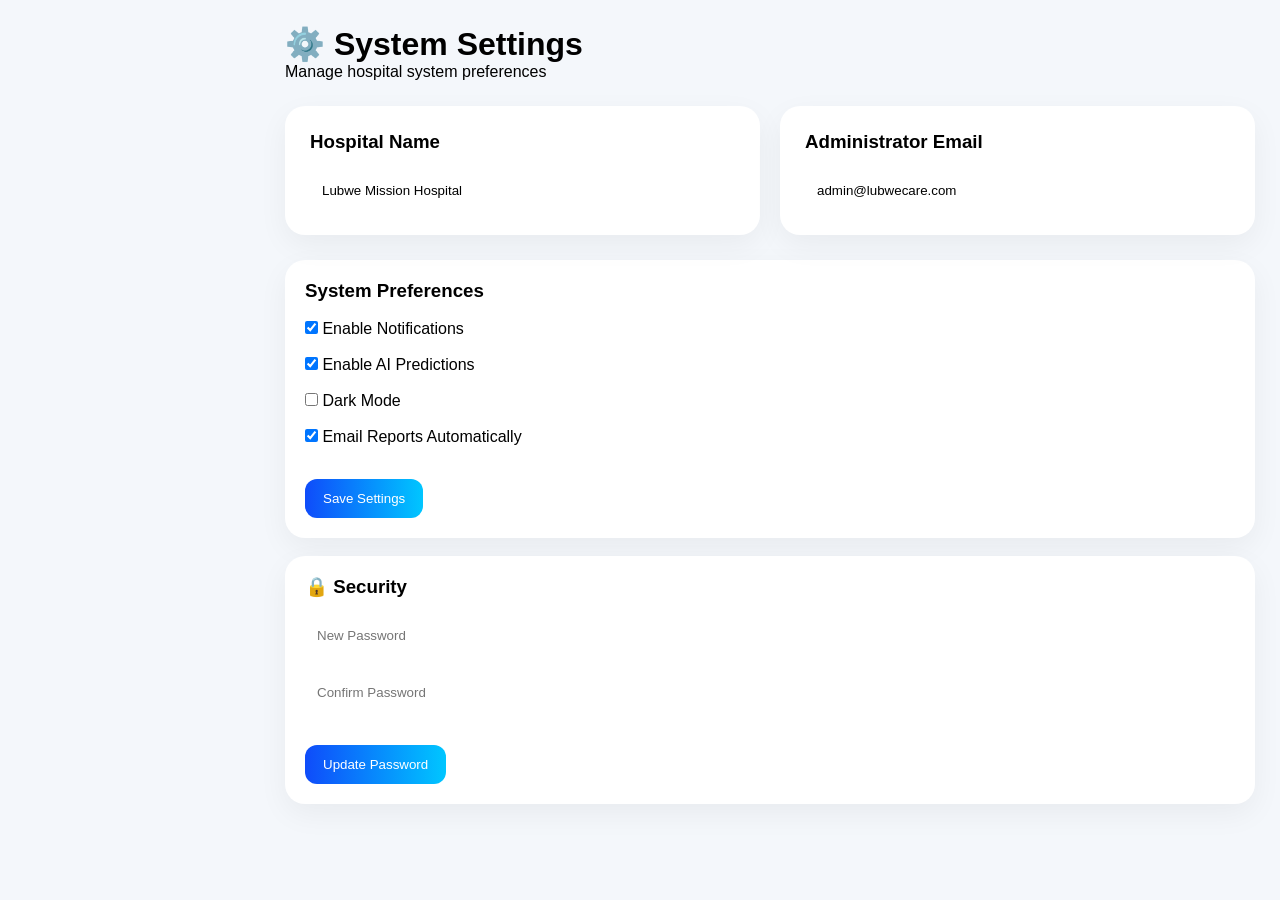
<file: pages/settings.html>
<!DOCTYPE html>
<html lang="en">
<head>

<meta charset="UTF-8">
<meta name="viewport" content="width=device-width, initial-scale=1.0">

<title>LubweCare Settings</title>

<link rel="stylesheet" href="../css/style.css">

</head>

<body>

<div class="main">

    <div class="topbar">

        <div>
            <h1>⚙️ System Settings</h1>
            <p>Manage hospital system preferences</p>
        </div>

    </div>

    <!-- SETTINGS CARDS -->

    <div class="cards">

        <div class="card">

            <h3>Hospital Name</h3>

            <br>

            <input type="text" class="search" value="Lubwe Mission Hospital">

        </div>

        <div class="card">

            <h3>Administrator Email</h3>

            <br>

            <input type="email" class="search" value="admin@lubwecare.com">

        </div>

    </div>

    <!-- SETTINGS PANEL -->

    <div class="chart-box">

        <h3>System Preferences</h3>

        <br>

        <label>
            <input type="checkbox" checked>
            Enable Notifications
        </label>

        <br><br>

        <label>
            <input type="checkbox" checked>
            Enable AI Predictions
        </label>

        <br><br>

        <label>
            <input type="checkbox">
            Dark Mode
        </label>

        <br><br>

        <label>
            <input type="checkbox" checked>
            Email Reports Automatically
        </label>

        <br><br>

        <button class="btn">
            Save Settings
        </button>

    </div>

    <br>

    <!-- SECURITY -->

    <div class="chart-box">

        <h3>🔒 Security</h3>

        <br>

        <input type="password" class="search" placeholder="New Password">

        <br><br>

        <input type="password" class="search" placeholder="Confirm Password">

        <br><br>

        <button class="btn">
            Update Password
        </button>

    </div>

</div>

</body>
</html>
</file>
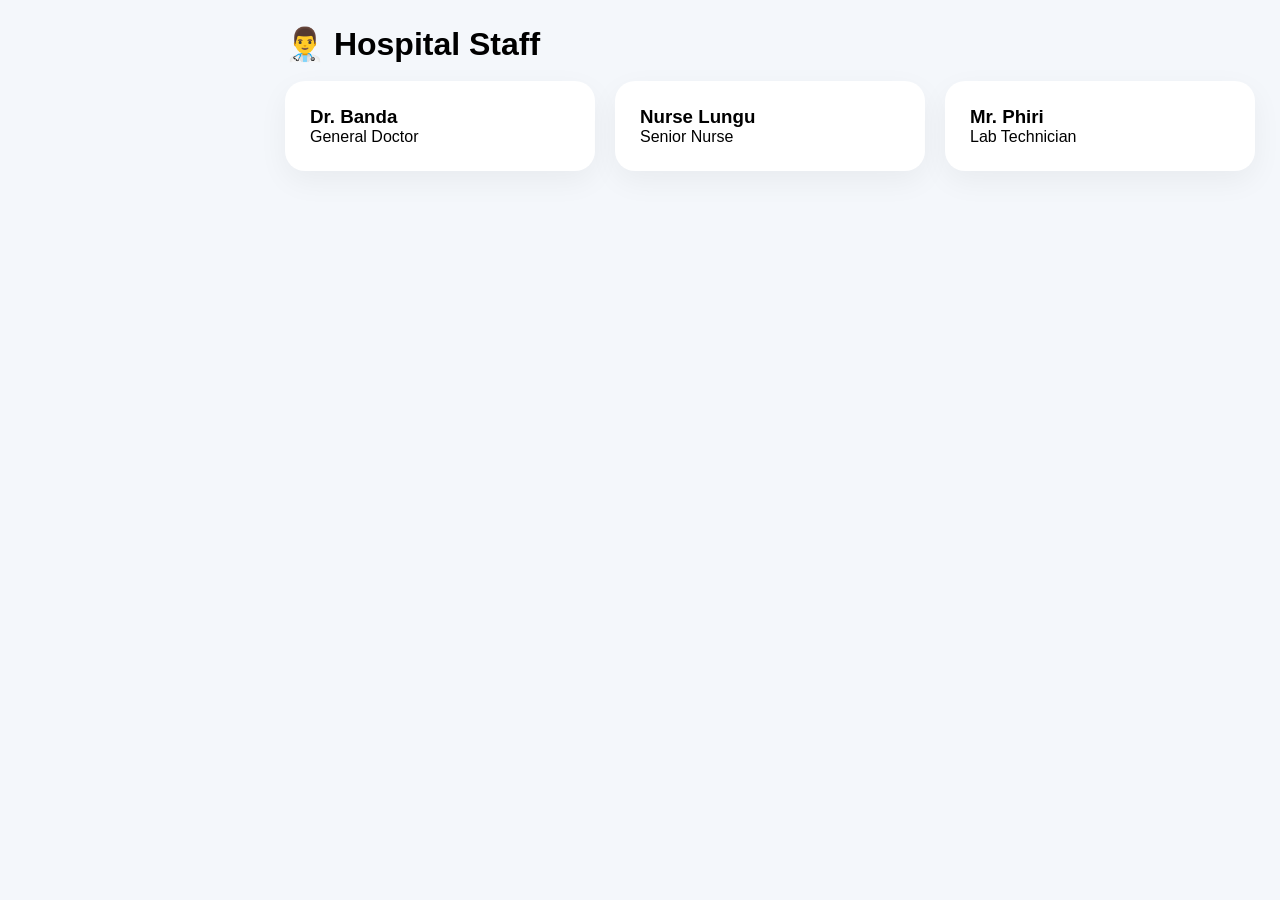
<file: pages/staff.html>
<!DOCTYPE html>
<html lang="en">
<head>
<meta charset="UTF-8">
<title>Staff</title>
<link rel="stylesheet" href="../css/style.css">
</head>

<body>

<div class="main">

<h1>👨‍⚕️ Hospital Staff</h1>

<br>

<div class="cards">

<div class="card">
<h3>Dr. Banda</h3>
<p>General Doctor</p>
</div>

<div class="card">
<h3>Nurse Lungu</h3>
<p>Senior Nurse</p>
</div>

<div class="card">
<h3>Mr. Phiri</h3>
<p>Lab Technician</p>
</div>

</div>

</div>

</body>
</html>
</file>
<file: css/style.css>
*{
    margin:0;
    padding:0;
    box-sizing:border-box;
}

body{
    font-family:'Poppins',sans-serif;
    background:#f4f7fb;
    overflow-x:hidden;
}

/* MOBILE BUTTON */

.mobile-menu{
    display:none;
    position:fixed;
    top:20px;
    left:20px;
    background:#0f4cfa;
    color:white;
    padding:10px 15px;
    border-radius:10px;
    z-index:1000;
    cursor:pointer;
}

/* SIDEBAR */

.sidebar{
    width:260px;
    height:100vh;
    position:fixed;
    background:linear-gradient(180deg,#0f4cfa,#00c6ff);
    padding:25px;
    color:white;
    transition:0.3s;
}

..logo{
    text-align:center;
    margin-bottom:40px;
}

.logo-img{
    width:90px;
    height:90px;
    object-fit:contain;
    margin-bottom:10px;
}

.logo h2{
    color:white;
    font-size:24px;
    font-weight:700;
}

.sidebar a{
    display:flex;
    gap:10px;
    padding:14px;
    border-radius:12px;
    margin-bottom:10px;
    color:white;
    text-decoration:none;
    transition:0.3s;
}

.sidebar a:hover{
    background:rgba(255,255,255,0.2);
    transform:translateX(5px);
}

/* MAIN */

.main{
    margin-left:260px;
    padding:25px;
}

/* TOPBAR */

.topbar{
    display:flex;
    justify-content:space-between;
    align-items:center;
    margin-bottom:25px;
}

.search{
    padding:12px;
    border:none;
    border-radius:12px;
    width:250px;
}

.profile{
    width:45px;
    height:45px;
    border-radius:50%;
    background:#0f4cfa;
}

/* CARDS */

.cards{
    display:grid;
    grid-template-columns:repeat(auto-fit,minmax(220px,1fr));
    gap:20px;
    margin-bottom:25px;
}

.card{
    background:white;
    padding:25px;
    border-radius:20px;
    box-shadow:0 10px 30px rgba(0,0,0,0.05);
}

.card h1{
    color:#0f4cfa;
    font-size:35px;
}

/* GRID */

.grid{
    display:grid;
    grid-template-columns:2fr 1fr;
    gap:20px;
    margin-bottom:20px;
}

.chart-box,
.ai-box,
.alert-box{
    background:white;
    padding:20px;
    border-radius:20px;
    box-shadow:0 10px 30px rgba(0,0,0,0.05);
}

/* AI */

.ai-alert{
    background:#fff0f0;
    color:red;
    padding:10px;
    border-radius:10px;
    margin:15px 0;
}

/* ALERT */

.alert{
    background:#fff5f5;
    border-left:5px solid red;
    padding:12px;
    border-radius:10px;
    margin-bottom:10px;
}

/* BUTTON */

.btn{
    background:linear-gradient(90deg,#0f4cfa,#00c6ff);
    color:white;
    border:none;
    padding:12px 18px;
    border-radius:12px;
    margin-top:15px;
    cursor:pointer;
}

/* RESPONSIVE */

@media(max-width:900px){

    .grid{
        grid-template-columns:1fr;
    }

}

@media(max-width:768px){

    .mobile-menu{
        display:block;
    }

    .sidebar{
        left:-100%;
        z-index:999;
    }

    .sidebar.active{
        left:0;
    }

    .main{
        margin-left:0;
        padding-top:80px;
    }

    .topbar{
        flex-direction:column;
        align-items:flex-start;
        gap:15px;
    }

}
</file>
